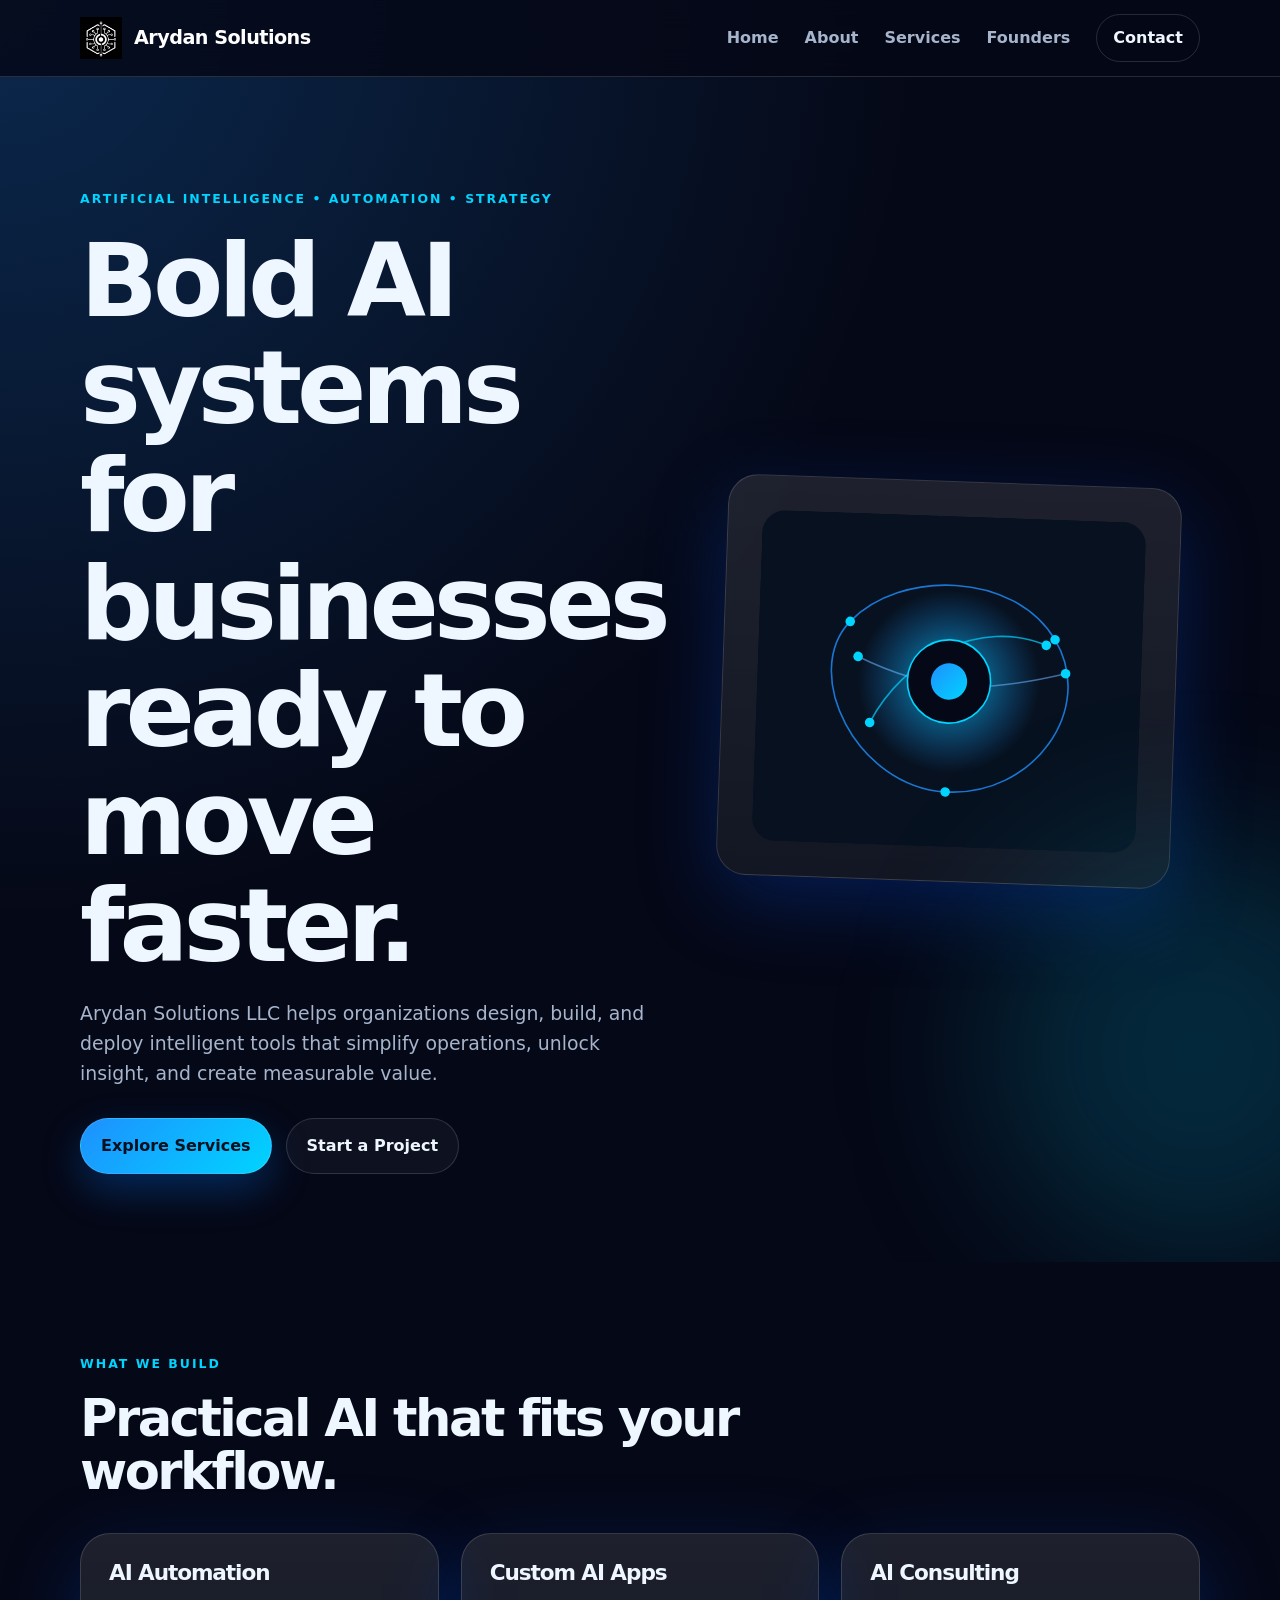
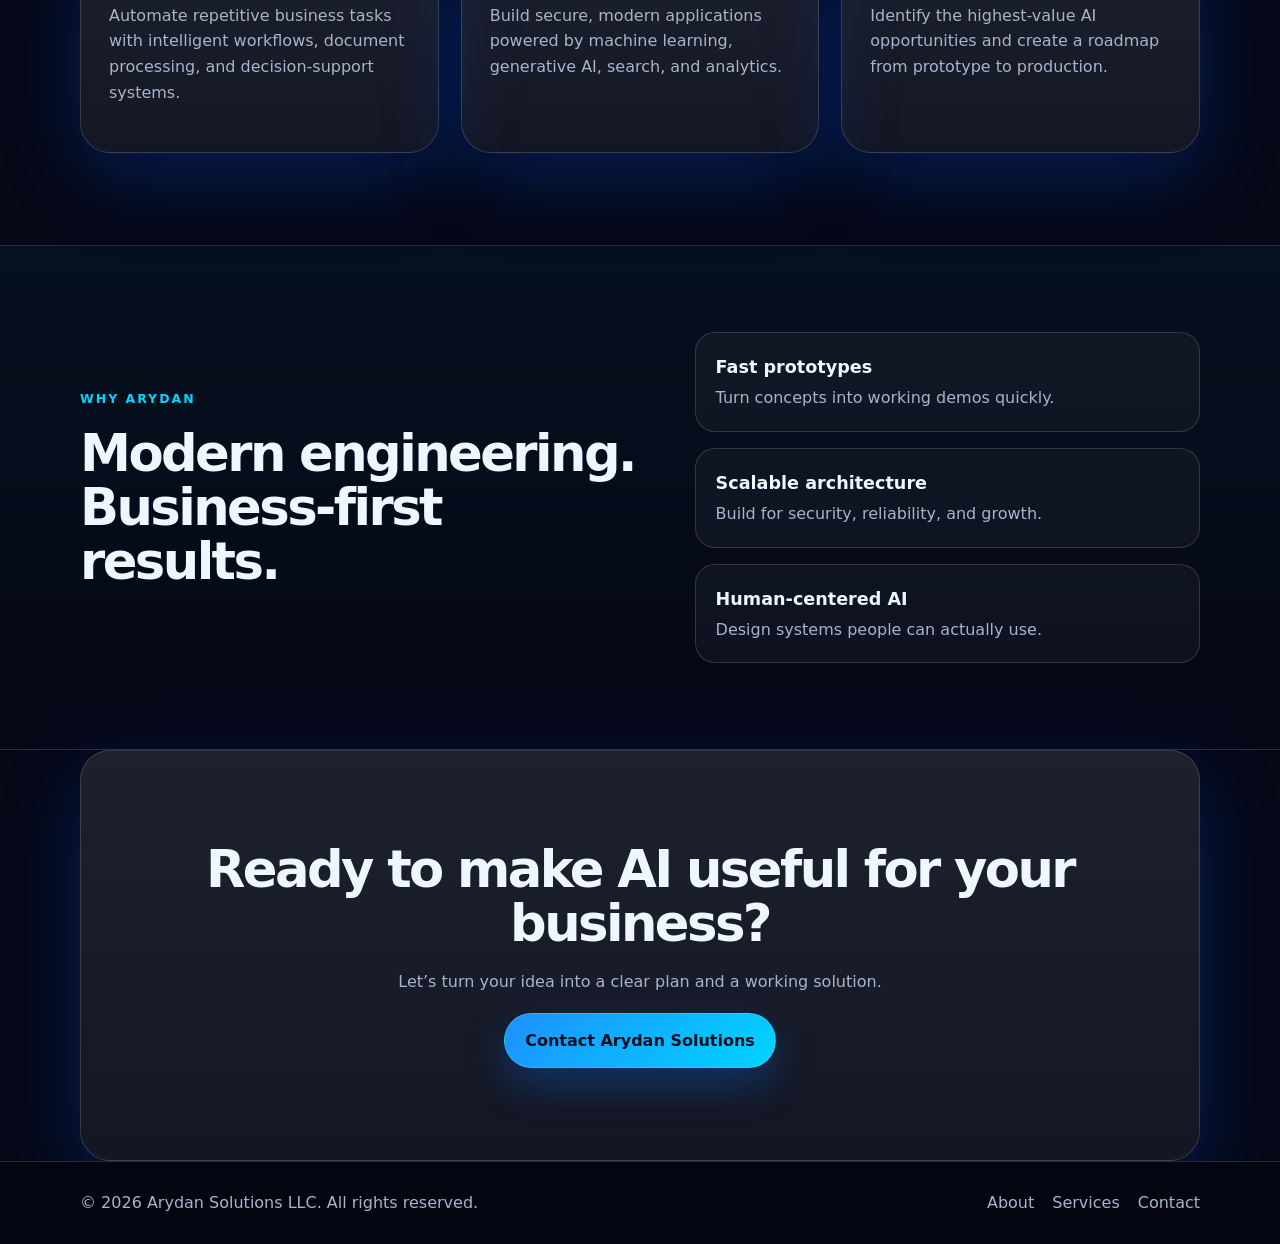
<file: index.html>
<!DOCTYPE html>
<html lang="en">
<head>
  <meta charset="UTF-8" />
  <meta name="viewport" content="width=device-width, initial-scale=1.0" />
  <title>Arydan Solutions LLC | AI Solutions for Modern Business</title>
  <meta name="description" content="Arydan Solutions LLC builds modern AI solutions, automation workflows, and intelligent software for growing organizations." />
  <link rel="stylesheet" href="css/styles.css" />
</head>
<body>
  <header class="site-header">
    <nav class="navbar container">
      <a class="brand" href="../index.html">
        <img src="images/logo.png" alt="Arydan Solutions Logo" class="brand-logo">
        <span>Arydan Solutions</span>
    </a>
      <button class="nav-toggle" aria-label="Toggle navigation">☰</button>
      <div class="nav-links">
        <a href="index.html">Home</a>
        <a href="pages/about.html">About</a>
        <a href="pages/services.html">Services</a>
        <a href="pages/founders.html">Founders</a>
        <a class="nav-cta" href="pages/contact.html">Contact</a>
      </div>
    </nav>
  </header>

  <main>
    <section class="hero section-glow">
      <div class="container hero-grid">
        <div class="hero-copy">
          <p class="eyebrow">Artificial Intelligence • Automation • Strategy</p>
          <h1>Bold AI systems for businesses ready to move faster.</h1>
          <p class="hero-text">Arydan Solutions LLC helps organizations design, build, and deploy intelligent tools that simplify operations, unlock insight, and create measurable value.</p>
          <div class="hero-actions">
            <a class="btn btn-primary" href="pages/services.html">Explore Services</a>
            <a class="btn btn-secondary" href="pages/contact.html">Start a Project</a>
          </div>
        </div>
        <div class="hero-card" aria-label="AI technology graphic">
          <img src="images/ai-core.svg" alt="Abstract AI neural network core" />
        </div>
      </div>
    </section>

    <section class="container section">
      <div class="section-heading">
        <p class="eyebrow">What We Build</p>
        <h2>Practical AI that fits your workflow.</h2>
      </div>
      <div class="cards three">
        <article class="card">
          <h3>AI Automation</h3>
          <p>Automate repetitive business tasks with intelligent workflows, document processing, and decision-support systems.</p>
        </article>
        <article class="card">
          <h3>Custom AI Apps</h3>
          <p>Build secure, modern applications powered by machine learning, generative AI, search, and analytics.</p>
        </article>
        <article class="card">
          <h3>AI Consulting</h3>
          <p>Identify the highest-value AI opportunities and create a roadmap from prototype to production.</p>
        </article>
      </div>
    </section>

    <section class="split section-dark">
      <div class="container split-grid">
        <div>
          <p class="eyebrow">Why Arydan</p>
          <h2>Modern engineering. Business-first results.</h2>
        </div>
        <div class="feature-list">
          <div><strong>Fast prototypes</strong><span>Turn concepts into working demos quickly.</span></div>
          <div><strong>Scalable architecture</strong><span>Build for security, reliability, and growth.</span></div>
          <div><strong>Human-centered AI</strong><span>Design systems people can actually use.</span></div>
        </div>
      </div>
    </section>

    <section class="container section cta-panel">
      <h2>Ready to make AI useful for your business?</h2>
      <p>Let’s turn your idea into a clear plan and a working solution.</p>
      <a class="btn btn-primary" href="pages/contact.html">Contact Arydan Solutions</a>
    </section>
  </main>

  <footer class="site-footer">
    <div class="container footer-grid">
      <p>© <span id="year"></span> Arydan Solutions LLC. All rights reserved.</p>
      <div>
        <a href="pages/about.html">About</a>
        <a href="pages/services.html">Services</a>
        <a href="pages/contact.html">Contact</a>
      </div>
    </div>
  </footer>
  <script src="js/main.js"></script>
</body>
</html>
</file>
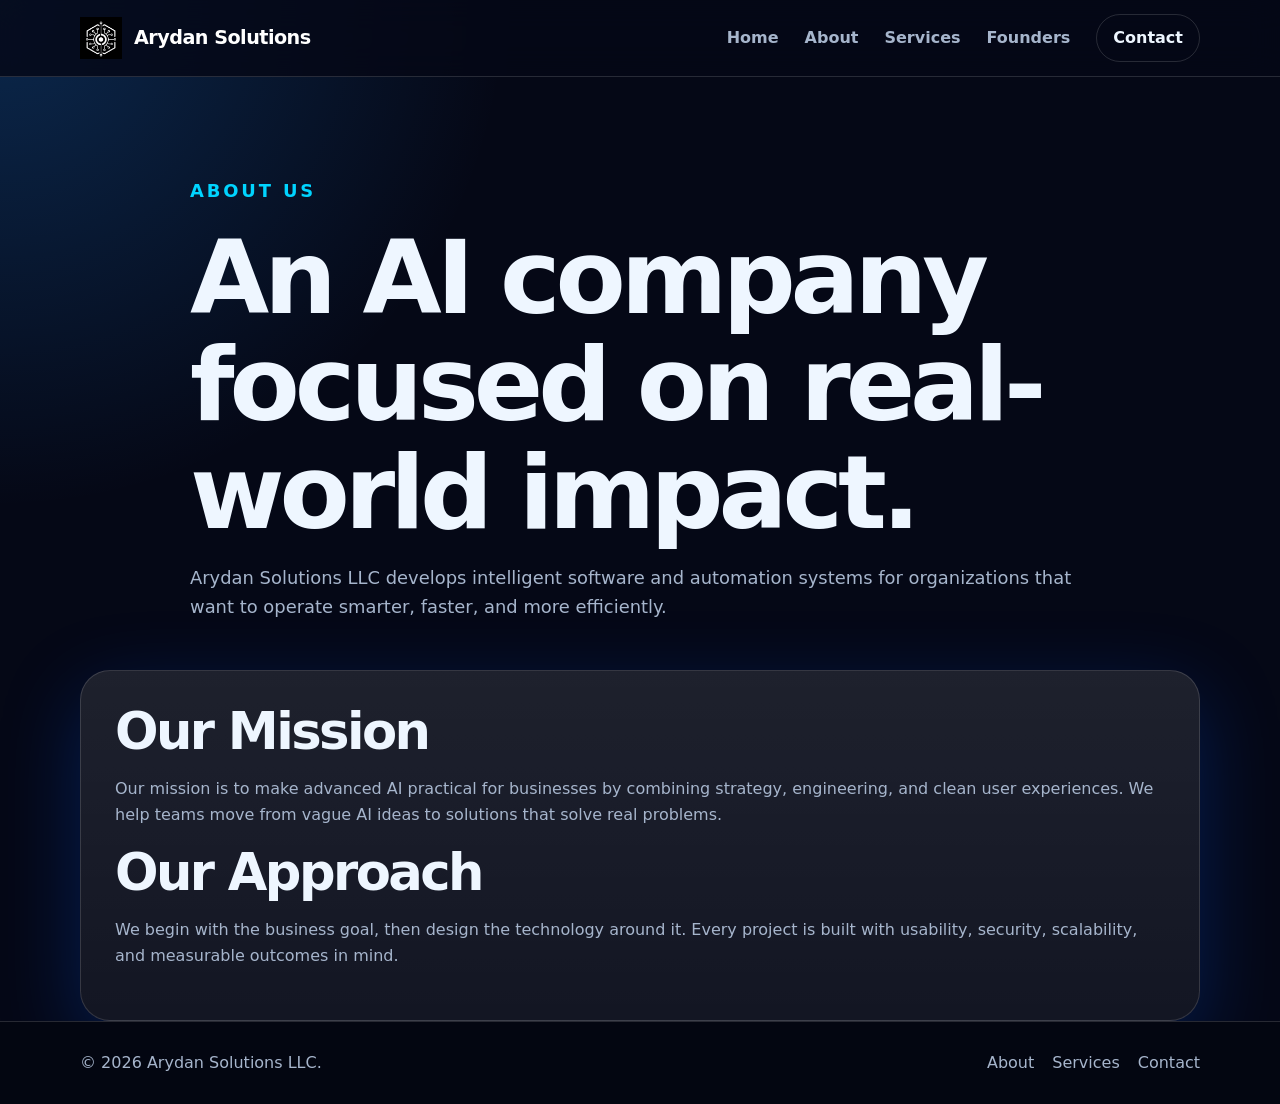
<file: pages/about.html>
<!DOCTYPE html>
<html lang="en">
<head>
  <meta charset="UTF-8" />
  <meta name="viewport" content="width=device-width, initial-scale=1.0" />
  <title>About | Arydan Solutions LLC</title>
  <link rel="stylesheet" href="../css/styles.css" />
</head>
<body>
  <header class="site-header"><nav class="navbar container"><a class="brand" href="../index.html"><img src="../images/logo.png" alt="Arydan Solutions Logo" class="brand-logo"><span>Arydan Solutions</span></a><button class="nav-toggle" aria-label="Toggle navigation">☰</button><div class="nav-links"><a href="../index.html">Home</a><a href="about.html">About</a><a href="services.html">Services</a><a href="founders.html">Founders</a><a class="nav-cta" href="contact.html">Contact</a></div></nav></header>
  <main>
    <section class="page-hero container">
      <p class="eyebrow">About Us</p>
      <h1>An AI company focused on real-world impact.</h1>
      <p>Arydan Solutions LLC develops intelligent software and automation systems for organizations that want to operate smarter, faster, and more efficiently.</p>
    </section>
    <section class="container section content-panel">
      <h2>Our Mission</h2>
      <p>Our mission is to make advanced AI practical for businesses by combining strategy, engineering, and clean user experiences. We help teams move from vague AI ideas to solutions that solve real problems.</p>
      <h2>Our Approach</h2>
      <p>We begin with the business goal, then design the technology around it. Every project is built with usability, security, scalability, and measurable outcomes in mind.</p>
    </section>
  </main>
  <footer class="site-footer"><div class="container footer-grid"><p>© <span id="year"></span> Arydan Solutions LLC.</p><div><a href="about.html">About</a><a href="services.html">Services</a><a href="contact.html">Contact</a></div></div></footer>
  <script src="../js/main.js"></script>
</body>
</html>
</file>
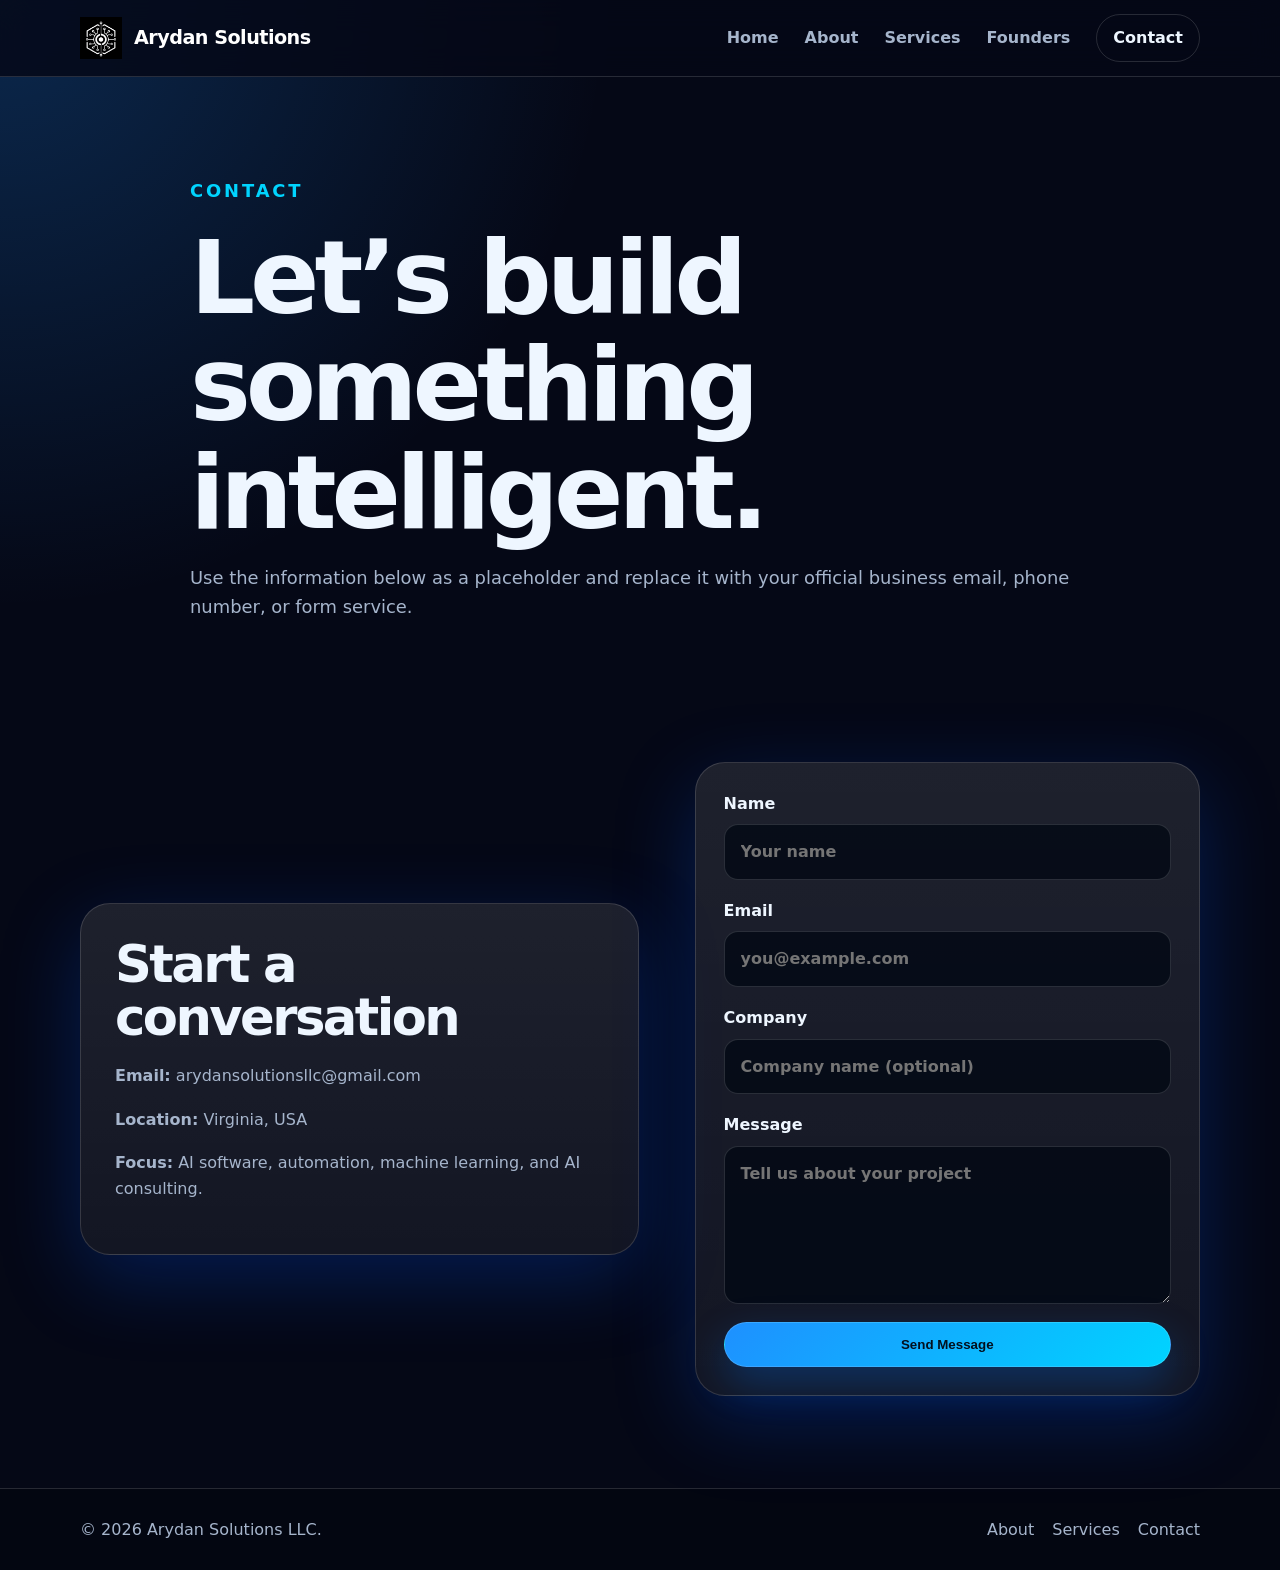
<file: pages/contact.html>
<!DOCTYPE html>
<html lang="en">
<head>
  <meta charset="UTF-8" />
  <meta name="viewport" content="width=device-width, initial-scale=1.0" />
  <title>Contact | Arydan Solutions LLC</title>
  <link rel="stylesheet" href="../css/styles.css" />
</head>
<body>
  <header class="site-header"><nav class="navbar container"><a class="brand" href="../index.html"><img src="../images/logo.png" alt="Arydan Solutions Logo" class="brand-logo"><span>Arydan Solutions</span></a><button class="nav-toggle" aria-label="Toggle navigation">☰</button><div class="nav-links"><a href="../index.html">Home</a><a href="about.html">About</a><a href="services.html">Services</a><a href="founders.html">Founders</a><a class="nav-cta" href="contact.html">Contact</a></div></nav></header>
  <main>
    <section class="page-hero container">
      <p class="eyebrow">Contact</p>
      <h1>Let’s build something intelligent.</h1>
      <p>Use the information below as a placeholder and replace it with your official business email, phone number, or form service.</p>
    </section>
    <section class="container section contact-grid">
      <div class="content-panel">
        <h2>Start a conversation</h2>
        <p><strong>Email:</strong> arydansolutionsllc@gmail.com</p>
        <p><strong>Location:</strong> Virginia, USA</p>
        <p><strong>Focus:</strong> AI software, automation, machine learning, and AI consulting.</p>
      </div>
      <form class="contact-form"
      action="https://formsubmit.co/arydansolutionsllc@gmail.com"
      method="POST">

    <!-- FormSubmit Settings -->
    <input type="hidden" name="_next" value="https://arydansolutionsllc.github.io/arydan-solutions-website/pages/thankyou.html">
    <input type="hidden" name="_subject" value="New Arydan Solutions Contact Form Submission">
    <input type="hidden" name="_captcha" value="false">
    <input type="hidden" name="_template" value="table">
    

    <label>
        Name
        <input type="text"
               name="name"
               placeholder="Your name"
               required>
    </label>

    <label>
        Email
        <input type="email"
               name="email"
               placeholder="you@example.com"
               required>
    </label>

    <label>
        Company
        <input type="text"
               name="company"
               placeholder="Company name (optional)">
    </label>

    <label>
        Message
        <textarea name="message"
                  rows="5"
                  placeholder="Tell us about your project"
                  required></textarea>
    </label>

    <button class="btn btn-primary" type="submit">
        Send Message
    </button>
</form>
    </section>
  </main>
  <footer class="site-footer"><div class="container footer-grid"><p>© <span id="year"></span> Arydan Solutions LLC.</p><div><a href="about.html">About</a><a href="services.html">Services</a><a href="contact.html">Contact</a></div></div></footer>
  <script src="../js/main.js"></script>
</body>
</html>
</file>
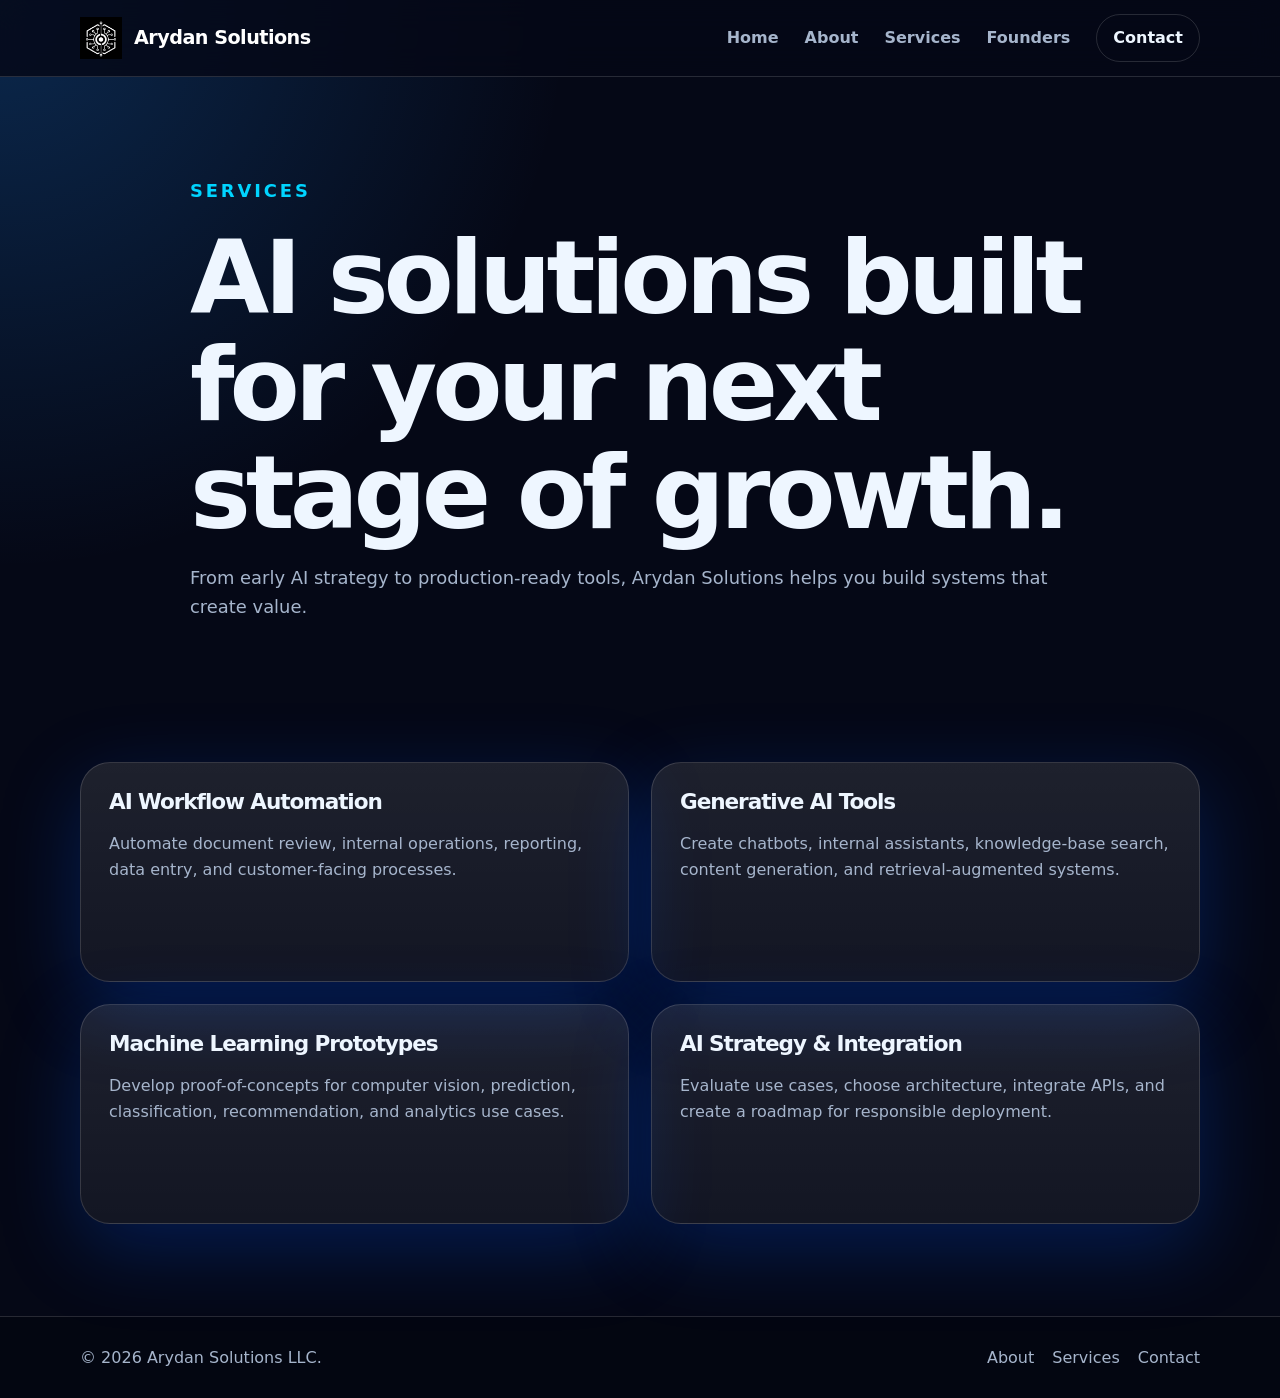
<file: pages/services.html>
<!DOCTYPE html>
<html lang="en">
<head>
  <meta charset="UTF-8" />
  <meta name="viewport" content="width=device-width, initial-scale=1.0" />
  <title>Services | Arydan Solutions LLC</title>
  <link rel="stylesheet" href="../css/styles.css" />
</head>
<body>
  <header class="site-header"><nav class="navbar container"><a class="brand" href="../index.html"><img src="../images/logo.png" alt="Arydan Solutions Logo" class="brand-logo"><span>Arydan Solutions</span></a><button class="nav-toggle" aria-label="Toggle navigation">☰</button><div class="nav-links"><a href="../index.html">Home</a><a href="about.html">About</a><a href="services.html">Services</a><a href="founders.html">Founders</a><a class="nav-cta" href="contact.html">Contact</a></div></nav></header>
  <main>
    <section class="page-hero container">
      <p class="eyebrow">Services</p>
      <h1>AI solutions built for your next stage of growth.</h1>
      <p>From early AI strategy to production-ready tools, Arydan Solutions helps you build systems that create value.</p>
    </section>
    <section class="container section cards two">
      <article class="card"><h3>AI Workflow Automation</h3><p>Automate document review, internal operations, reporting, data entry, and customer-facing processes.</p></article>
      <article class="card"><h3>Generative AI Tools</h3><p>Create chatbots, internal assistants, knowledge-base search, content generation, and retrieval-augmented systems.</p></article>
      <article class="card"><h3>Machine Learning Prototypes</h3><p>Develop proof-of-concepts for computer vision, prediction, classification, recommendation, and analytics use cases.</p></article>
      <article class="card"><h3>AI Strategy & Integration</h3><p>Evaluate use cases, choose architecture, integrate APIs, and create a roadmap for responsible deployment.</p></article>
    </section>
  </main>
  <footer class="site-footer"><div class="container footer-grid"><p>© <span id="year"></span> Arydan Solutions LLC.</p><div><a href="about.html">About</a><a href="services.html">Services</a><a href="contact.html">Contact</a></div></div></footer>
  <script src="../js/main.js"></script>
</body>
</html>
</file>
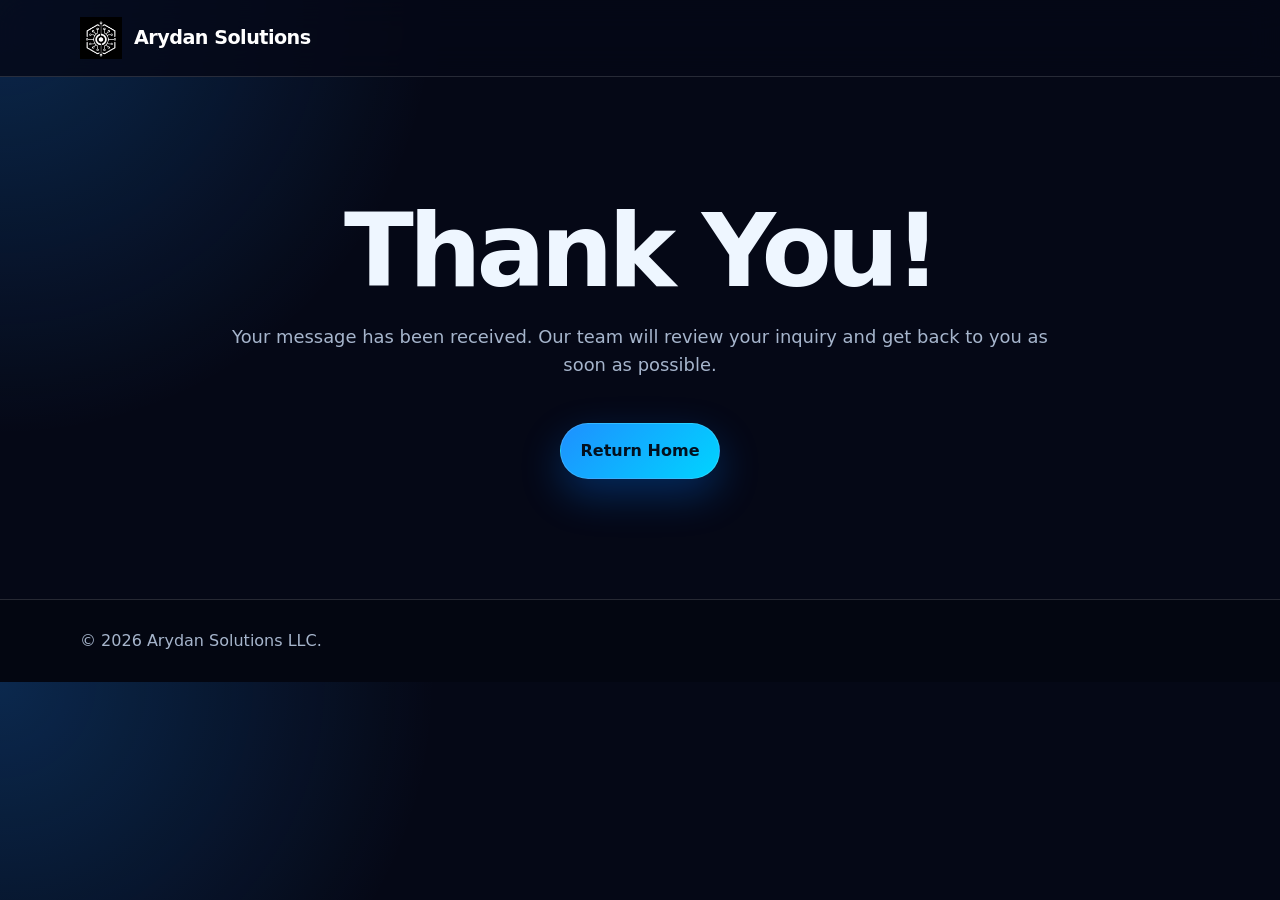
<file: pages/thankyou.html>
<!DOCTYPE html>
<html lang="en">
<head>
    <meta charset="UTF-8">
    <meta name="viewport" content="width=device-width, initial-scale=1.0">
    <title>Thank You | Arydan Solutions LLC</title>
    <link rel="stylesheet" href="../css/styles.css">
</head>
<body>

<header class="site-header">
    <nav class="navbar container">
        <a class="brand" href="../index.html">
            <img src="../images/logo.png" alt="Arydan Solutions Logo" class="brand-logo">
            <span>Arydan Solutions</span>
        </a>
    </nav>
</header>

<main>
    <section class="page-hero container" style="text-align:center;padding:120px 20px;">
        <h1>Thank You!</h1>
        <p>
            Your message has been received. Our team will review your inquiry and
            get back to you as soon as possible.
        </p>

        <br>

        <a href="../index.html" class="btn btn-primary">
            Return Home
        </a>
    </section>
</main>

<footer class="site-footer">
    <div class="container footer-grid">
        <p>© <span id="year"></span> Arydan Solutions LLC.</p>
    </div>
</footer>

<script src="../js/main.js"></script>

</body>
</html>
</file>
<file: css/styles.css>
:root {
  --bg: #050816;
  --bg-2: #07111f;
  --panel: rgba(255, 255, 255, 0.06);
  --panel-strong: rgba(255, 255, 255, 0.1);
  --text: #eef6ff;
  --muted: #a6b5cc;
  --blue: #1e90ff;
  --blue-2: #00d4ff;
  --border: rgba(255, 255, 255, 0.14);
  --shadow: 0 24px 80px rgba(0, 88, 255, 0.25);
}

* { box-sizing: border-box; }
html { scroll-behavior: smooth; }
body {
  margin: 0;
  font-family: Inter, ui-sans-serif, system-ui, -apple-system, BlinkMacSystemFont, "Segoe UI", sans-serif;
  background: radial-gradient(circle at top left, rgba(30, 144, 255, 0.24), transparent 30%), var(--bg);
  color: var(--text);
  line-height: 1.6;
}
a { color: inherit; text-decoration: none; }
img { max-width: 100%; display: block; }
.container { width: min(1120px, calc(100% - 40px)); margin: 0 auto; }

.site-header {
  position: sticky;
  top: 0;
  z-index: 10;
  backdrop-filter: blur(16px);
  background: rgba(5, 8, 22, 0.82);
  border-bottom: 1px solid var(--border);
}
.navbar { display: flex; align-items: center; justify-content: space-between; min-height: 76px; }
.brand { display: flex; gap: 12px; align-items: center; font-weight: 800; letter-spacing: -0.03em; font-size: 1.1rem; }
.brand-mark {
  display: grid; place-items: center;
  width: 38px; height: 38px; border-radius: 12px;
  background: linear-gradient(135deg, var(--blue), var(--blue-2));
  color: #03101f; font-weight: 950;
  box-shadow: 0 0 26px rgba(0, 212, 255, 0.45);
}
.nav-links { display: flex; align-items: center; gap: 26px; color: var(--muted); font-weight: 650; }
.nav-links a:hover { color: var(--text); }
.nav-cta { padding: 10px 16px; border: 1px solid var(--border); border-radius: 999px; color: var(--text) !important; }
.nav-toggle { display: none; background: none; border: 0; color: var(--text); font-size: 1.6rem; }

.section { padding: 92px 0; }
.hero { padding: 112px 0 88px; overflow: hidden; }
.section-glow { position: relative; }
.section-glow::after {
  content: ""; position: absolute; inset: auto -10% 0 auto;
  width: 420px; height: 420px; border-radius: 999px;
  background: rgba(0, 212, 255, 0.16); filter: blur(80px); pointer-events: none;
}
.hero-grid, .split-grid, .contact-grid { display: grid; grid-template-columns: 1.05fr 0.95fr; gap: 56px; align-items: center; }
.eyebrow { color: var(--blue-2); font-weight: 800; text-transform: uppercase; letter-spacing: 0.16em; font-size: 0.78rem; }
h1, h2, h3 { line-height: 1.05; margin: 0 0 18px; letter-spacing: -0.05em; }
h1 { font-size: clamp(3rem, 8vw, 6.4rem); }
h2 { font-size: clamp(2rem, 4vw, 3.4rem); }
h3 { font-size: 1.35rem; }
p { color: var(--muted); margin: 0 0 18px; }
.hero-text { font-size: 1.18rem; max-width: 660px; }
.hero-actions { display: flex; flex-wrap: wrap; gap: 14px; margin-top: 30px; }
.btn { display: inline-flex; justify-content: center; align-items: center; padding: 14px 20px; border-radius: 999px; font-weight: 800; border: 1px solid var(--border); transition: transform 0.2s ease, border-color 0.2s ease; }
.btn:hover { transform: translateY(-2px); border-color: rgba(0, 212, 255, 0.6); }
.btn-primary { color: #03101f; background: linear-gradient(135deg, var(--blue), var(--blue-2)); box-shadow: 0 16px 40px rgba(0, 118, 255, 0.3); }
.btn-secondary { color: var(--text); background: rgba(255, 255, 255, 0.04); }
.hero-card, .card, .content-panel, .contact-form, .cta-panel {
  border: 1px solid var(--border);
  background: linear-gradient(180deg, var(--panel-strong), var(--panel));
  border-radius: 30px;
  box-shadow: var(--shadow);
}
.hero-card { padding: 34px; transform: rotate(2deg); }
.section-heading { max-width: 720px; margin-bottom: 34px; }
.cards { display: grid; gap: 22px; }
.cards.three { grid-template-columns: repeat(3, 1fr); }
.cards.two { grid-template-columns: repeat(2, 1fr); }
.card { padding: 28px; min-height: 220px; }
.card h3 { color: var(--text); }
.section-dark { background: linear-gradient(180deg, rgba(7,17,31,0.95), rgba(5,8,22,0.95)); padding: 86px 0; border-block: 1px solid var(--border); }
.feature-list { display: grid; gap: 16px; }
.feature-list div { padding: 20px; border: 1px solid var(--border); border-radius: 20px; background: rgba(255,255,255,0.04); }
.feature-list strong { display: block; margin-bottom: 4px; font-size: 1.1rem; }
.feature-list span { color: var(--muted); }
.cta-panel { text-align: center; padding-inline: 28px; }
.page-hero { padding: 100px 0 30px; max-width: 900px; }
.page-hero p { font-size: 1.12rem; }
.content-panel { padding: 34px; }
.contact-form { padding: 28px; display: grid; gap: 18px; }
label { display: grid; gap: 8px; color: var(--text); font-weight: 750; }
input, textarea { width: 100%; border: 1px solid var(--border); border-radius: 14px; background: rgba(2, 8, 20, 0.78); color: var(--text); padding: 14px 16px; font: inherit; }
input:focus, textarea:focus { outline: 2px solid rgba(0, 212, 255, 0.4); }
.site-footer { border-top: 1px solid var(--border); padding: 28px 0; background: #030611; }
.footer-grid { display: flex; justify-content: space-between; gap: 20px; align-items: center; flex-wrap: wrap; }
.footer-grid p { margin: 0; }
.footer-grid div { display: flex; gap: 18px; color: var(--muted); }

@media (max-width: 820px) {
  .nav-toggle { display: block; }
  .nav-links { display: none; position: absolute; top: 76px; left: 0; right: 0; padding: 22px; background: rgba(5, 8, 22, 0.98); border-bottom: 1px solid var(--border); flex-direction: column; }
  .nav-links.open { display: flex; }
  .hero-grid, .split-grid, .contact-grid, .cards.three, .cards.two { grid-template-columns: 1fr; }
  .hero { padding-top: 78px; }
  .section { padding: 64px 0; }
  .hero-card { transform: none; }
}


 /* Founders page layout */
 .founders-grid {
   display: grid;
   grid-template-columns: repeat(3, 1fr);
   gap: 1.5rem;
   margin-top: 1.5rem;
 }
 .founder-card {
   background: var(--card-bg, #fff);
   border-radius: 8px;
   padding: 1.25rem;
   text-align: center;
   box-shadow: var(--card-shadow, 0 1px 4px rgba(0,0,0,0.06));
 }
 .founder-card .avatar {
   width: 96px;
   height: 96px;
   object-fit: cover;
   border-radius: 50%;
   display: block;
   margin: 0 auto 0.75rem;
 }
 .founder-card .role {
   color: var(--muted, #666);
   font-size: 0.95rem;
   margin: 0.25rem 0 0.5rem;
 }
 .founder-card .bio {
   font-size: 0.95rem;
   color: var(--text, #333);
   margin: 0;
 }

/* Responsive */
@media (max-width: 900px) {
  .founders-grid { grid-template-columns: repeat(2, 1fr); }
}
@media (max-width: 640px) {
  .founders-grid { grid-template-columns: 1fr; }
}

.brand {
    display: flex;
    align-items: center;
    gap: 12px;
    text-decoration: none;
}

.brand-logo {
    width: 42px;
    height: 42px;
    object-fit: contain;
}

.brand span {
    font-size: 1.2rem;
    font-weight: 700;
    color: #ffffff;
}
</file>
